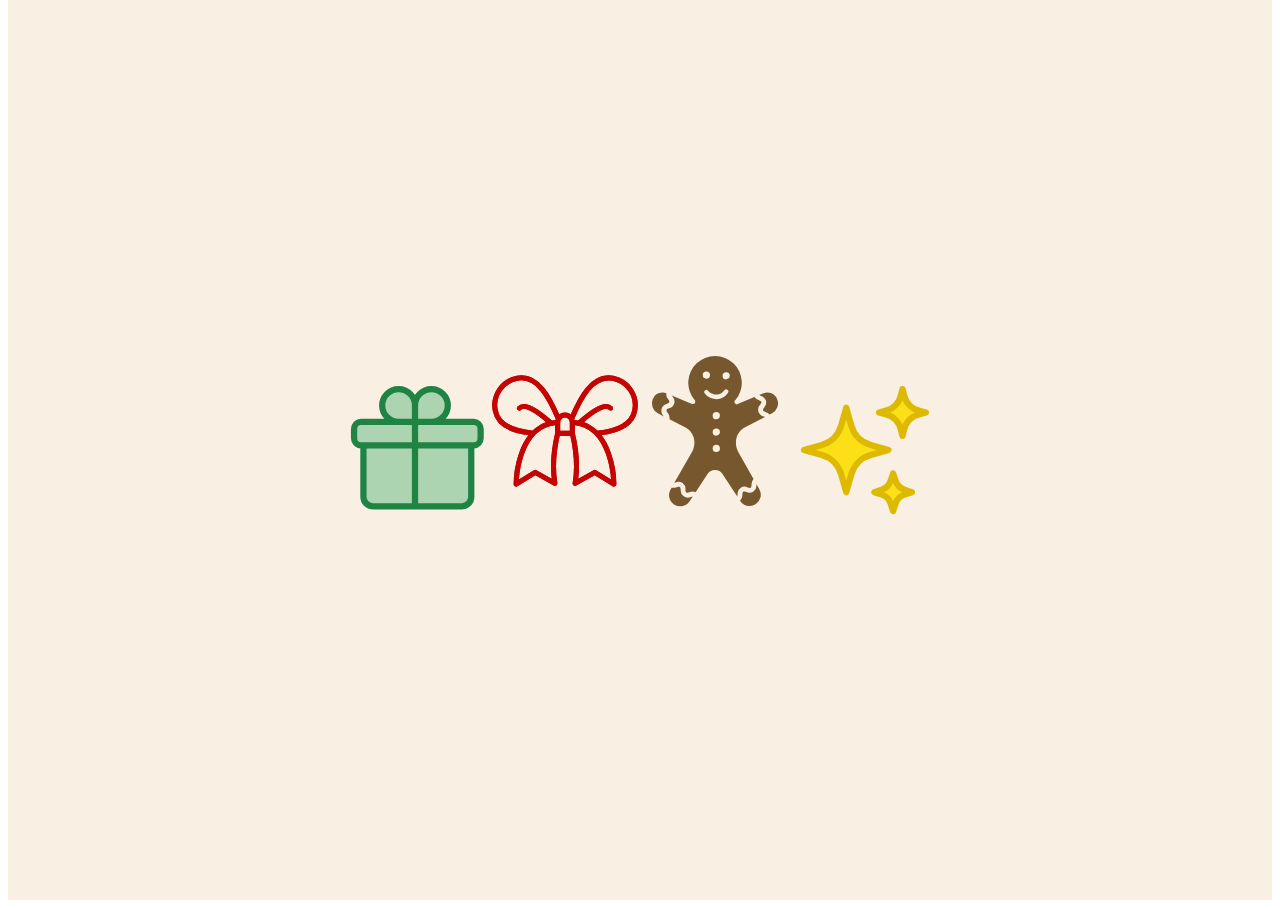
<file: CSS ANIM/animacion.html>
<!DOCTYPE html>
<html lang="en">
<head>
    <meta charset="UTF-8">
    <meta name="viewport" content="width=device-width, initial-scale=1.0">
    <title>Animacion CSS</title>
    <link rel="stylesheet" href="style.css">
</head>
<body>
    <div class="container">
        
        <svg xmlns="http://www.w3.org/2000/svg" viewBox="0 0 24 24" id="gift">
            <path stroke-linecap="round" stroke-linejoin="round" d="M21 11.25v8.25a1.5 1.5 0 01-1.5 1.5H5.25a1.5 1.5 0 01-1.5-1.5v-8.25M12 4.875A2.625 2.625 0 109.375 7.5H12m0-2.625V7.5m0-2.625A2.625 2.625 0 1114.625 7.5H12m0 0V21m-8.625-9.75h18c.621 0 1.125-.504 1.125-1.125v-1.5c0-.621-.504-1.125-1.125-1.125h-18c-.621 0-1.125.504-1.125 1.125v1.5c0 .621.504 1.125 1.125 1.125z" />
        </svg>

        <svg xmlns="http://www.w3.org/2000/svg" version="1.1" x="0px" y="0px" viewBox="0 0 100 125" id="ribbon"><style type="text/css">
        </style>
            <path d="M94.62,21.93c-2.93-4.32-7.35-7.24-12.44-8.22c-6.63-1.27-12.7,1.39-18.04,7.91c-4.12,5.03-7.31,11.6-10.13,18.13  c-1.07-0.95-2.47-1.52-4.01-1.52c-1.54,0-2.94,0.58-4.01,1.52c-2.81-6.53-6.01-13.1-10.13-18.13c-5.34-6.52-11.41-9.18-18.04-7.91  c-5.09,0.98-9.51,3.9-12.44,8.22c-2.93,4.32-4,9.51-3.03,14.6C4.59,48.2,16.7,51.31,26.62,52.4c-2.78,3.36-5.06,7.59-6.8,12.62  c-3.5,10.17-3.57,19.98-3.57,20.4c0,0.43,0.23,0.82,0.6,1.03c0.18,0.1,0.38,0.15,0.57,0.15c0.21,0,0.43-0.06,0.61-0.17l12.16-7.5  l12.5,7.01c0.39,0.22,0.88,0.2,1.25-0.06c0.37-0.26,0.55-0.71,0.48-1.15c-2.27-13.27,0.78-28.24,1.63-31.98h7.91  c0.85,3.73,3.9,18.7,1.63,31.98c-0.08,0.44,0.11,0.89,0.48,1.15c0.37,0.26,0.85,0.29,1.25,0.06l12.5-7.01l12.16,7.5  c0.19,0.12,0.4,0.17,0.61,0.17c0.2,0,0.39-0.05,0.57-0.15c0.37-0.21,0.6-0.6,0.6-1.03c0-0.41-0.07-10.23-3.57-20.4  c-1.73-5.04-4.02-9.27-6.8-12.62c9.92-1.1,22.03-4.21,24.27-15.86C98.63,31.44,97.55,26.26,94.62,21.93z M4.65,36.1  c-0.86-4.48,0.09-9.04,2.66-12.85c2.58-3.81,6.47-6.38,10.95-7.24c5.8-1.12,10.96,1.21,15.79,7.1c4.21,5.14,7.47,12.09,10.35,18.88  c-0.16,0.38-0.27,0.78-0.35,1.19c-1.01,0.09-2,0.23-2.96,0.42c-2.95-2.68-7.16-6.21-11.13-8.55c-5.21-3.07-8.97-3.44-11.18-1.11  c-0.44,0.47-0.42,1.21,0.04,1.65c0.47,0.44,1.21,0.42,1.65-0.04c2.3-2.43,8.93,0.84,17.89,8.76c-3.66,1.17-6.93,3.15-9.77,5.94  C13.86,48.89,6.25,44.38,4.65,36.1z M41.76,82.72l-11.02-6.18c-0.37-0.21-0.83-0.2-1.19,0.02l-10.87,6.7  c0.21-3.44,0.94-10.48,3.37-17.54c4.28-12.39,11.64-19.17,21.89-20.19v5.87C43.52,53.16,39.92,68.25,41.76,82.72z M53.71,50.39  h-7.42v-6.11c0-2.05,1.66-3.71,3.71-3.71c2.05,0,3.71,1.66,3.71,3.71V50.39z M81.32,83.27l-10.87-6.7  c-0.36-0.22-0.82-0.23-1.19-0.02l-11.02,6.18c1.84-14.47-1.76-29.56-2.19-31.31v-5.87c10.25,1.02,17.61,7.8,21.89,20.19  C80.38,72.79,81.1,79.84,81.32,83.27z M95.35,36.1c-1.59,8.29-9.21,12.79-23.94,14.15c-2.84-2.79-6.11-4.77-9.77-5.94  c8.96-7.91,15.59-11.18,17.89-8.76c0.44,0.47,1.19,0.49,1.65,0.04c0.47-0.44,0.49-1.19,0.04-1.65c-2.21-2.33-5.96-1.96-11.16,1.1  c-3.98,2.34-8.2,5.89-11.15,8.57c-0.96-0.19-1.95-0.33-2.96-0.42c-0.08-0.41-0.19-0.81-0.35-1.19c2.88-6.8,6.14-13.74,10.35-18.88  c4.82-5.89,9.99-8.21,15.79-7.1c4.48,0.86,8.37,3.43,10.95,7.24C95.26,27.05,96.21,31.62,95.35,36.1z"/><path d="M94.62,21.93c-2.93-4.32-7.35-7.24-12.44-8.22c-6.63-1.27-12.7,1.39-18.04,7.91c-4.12,5.03-7.31,11.6-10.13,18.13  c-1.07-0.95-2.47-1.52-4.01-1.52c-1.54,0-2.94,0.58-4.01,1.52c-2.81-6.53-6.01-13.1-10.13-18.13c-5.34-6.52-11.41-9.18-18.04-7.91  c-5.09,0.98-9.51,3.9-12.44,8.22c-2.93,4.32-4,9.51-3.03,14.6C4.59,48.2,16.7,51.31,26.62,52.4c-2.78,3.36-5.06,7.59-6.8,12.62  c-3.5,10.17-3.57,19.98-3.57,20.4c0,0.43,0.23,0.82,0.6,1.03c0.18,0.1,0.38,0.15,0.57,0.15c0.21,0,0.43-0.06,0.61-0.17l12.16-7.5  l12.5,7.01c0.39,0.22,0.88,0.2,1.25-0.06c0.37-0.26,0.55-0.71,0.48-1.15c-2.27-13.27,0.78-28.24,1.63-31.98h7.91  c0.85,3.73,3.9,18.7,1.63,31.98c-0.08,0.44,0.11,0.89,0.48,1.15c0.37,0.26,0.85,0.29,1.25,0.06l12.5-7.01l12.16,7.5  c0.19,0.12,0.4,0.17,0.61,0.17c0.2,0,0.39-0.05,0.57-0.15c0.37-0.21,0.6-0.6,0.6-1.03c0-0.41-0.07-10.23-3.57-20.4  c-1.73-5.04-4.02-9.27-6.8-12.62c9.92-1.1,22.03-4.21,24.27-15.86C98.63,31.44,97.55,26.26,94.62,21.93z M4.65,36.1  c-0.86-4.48,0.09-9.04,2.66-12.85c2.58-3.81,6.47-6.38,10.95-7.24c5.8-1.12,10.96,1.21,15.79,7.1c4.21,5.14,7.47,12.09,10.35,18.88  c-0.16,0.38-0.27,0.78-0.35,1.19c-1.01,0.09-2,0.23-2.96,0.42c-2.95-2.68-7.16-6.21-11.13-8.55c-5.21-3.07-8.97-3.44-11.18-1.11  c-0.44,0.47-0.42,1.21,0.04,1.65c0.47,0.44,1.21,0.42,1.65-0.04c2.3-2.43,8.93,0.84,17.89,8.76c-3.66,1.17-6.93,3.15-9.77,5.94  C13.86,48.89,6.25,44.38,4.65,36.1z M41.76,82.72l-11.02-6.18c-0.37-0.21-0.83-0.2-1.19,0.02l-10.87,6.7  c0.21-3.44,0.94-10.48,3.37-17.54c4.28-12.39,11.64-19.17,21.89-20.19v5.87C43.52,53.16,39.92,68.25,41.76,82.72z M53.71,50.39  h-7.42v-6.11c0-2.05,1.66-3.71,3.71-3.71c2.05,0,3.71,1.66,3.71,3.71V50.39z M81.32,83.27l-10.87-6.7  c-0.36-0.22-0.82-0.23-1.19-0.02l-11.02,6.18c1.84-14.47-1.76-29.56-2.19-31.31v-5.87c10.25,1.02,17.61,7.8,21.89,20.19  C80.38,72.79,81.1,79.84,81.32,83.27z M95.35,36.1c-1.59,8.29-9.21,12.79-23.94,14.15c-2.84-2.79-6.11-4.77-9.77-5.94  c8.96-7.91,15.59-11.18,17.89-8.76c0.44,0.47,1.19,0.49,1.65,0.04c0.47-0.44,0.49-1.19,0.04-1.65c-2.21-2.33-5.96-1.96-11.16,1.1  c-3.98,2.34-8.2,5.89-11.15,8.57c-0.96-0.19-1.95-0.33-2.96-0.42c-0.08-0.41-0.19-0.81-0.35-1.19c2.88-6.8,6.14-13.74,10.35-18.88  c4.82-5.89,9.99-8.21,15.79-7.1c4.48,0.86,8.37,3.43,10.95,7.24C95.26,27.05,96.21,31.62,95.35,36.1z"/>
        </svg>

        <svg xmlns="http://www.w3.org/2000/svg" data-name="Layer 1" viewBox="0 0 64 80" id="ginger"><title>1</title>
            <path d="M9.22,22.46a3.26,3.26,0,0,1,2.29-2.06c.72-.28.94-.41,1-.74s0-.55-.46-1.18a3.38,3.38,0,0,1-.84-2.59,4.23,4.23,0,0,0-1.63-.32,4.49,4.49,0,0,0-4.19,2.95,4.79,4.79,0,0,0,2.19,5.93l2.62,1.36a4.4,4.4,0,0,0-.26-.36A3.32,3.32,0,0,1,9.22,22.46Z"/><path d="M18.62,59.89a3.24,3.24,0,0,1-1.27-2.8c0-.77-.09-1-.38-1.2s-.52-.17-1.26.08a4,4,0,0,1-2.23.22l-.38.67a4.78,4.78,0,0,0,8.15,5l1.27-1.94a3.35,3.35,0,0,0-.82.21A3.24,3.24,0,0,1,18.62,59.89Z"/><path d="M49.66,54.65c0,.11,0,.25,0,.39a3,3,0,0,1-4.33,3c-.75-.23-1-.26-1.27-.07s-.34.43-.38,1.21a3.38,3.38,0,0,1-1,2.56l.07.1a4.76,4.76,0,0,0,4,2.17,4.91,4.91,0,0,0,2.58-.76,4.79,4.79,0,0,0,1.58-6.38Z"/><path d="M58.56,18.52a4.53,4.53,0,0,0-2.46-2.6,4.28,4.28,0,0,0-3.4,0l-1.83.76c.15.07.33.15.57.24A3.25,3.25,0,0,1,53.72,19,3.27,3.27,0,0,1,53,22c-.46.63-.57.84-.47,1.17s.31.46,1,.74A3.86,3.86,0,0,1,55.33,25l1.05-.54a4.79,4.79,0,0,0,2.18-5.93Z"/><path d="M50.53,23.74a3.25,3.25,0,0,1,.75-3c.46-.63.57-.85.47-1.18s-.31-.46-1-.73a3.82,3.82,0,0,1-1.93-1.3l-6.9,2.89a1,1,0,0,1-1.19-1.62,11.42,11.42,0,1,0-17.43,0,1,1,0,0,1,.3.71,1,1,0,0,1-1,1h0a1.1,1.1,0,0,1-.4-.08l-8.67-3.63c.07.12.19.27.32.47a3.22,3.22,0,0,1,.76,3,3.26,3.26,0,0,1-2.29,2.07c-.73.27-.94.39-1,.73s0,.55.47,1.18a3.34,3.34,0,0,1,.8,2.72l7.24,3.75c2,1.2,4.89,4.79,2.47,10.06L14.64,54.13l.43-.13a3.31,3.31,0,0,1,3.08.18A3.23,3.23,0,0,1,19.41,57c0,.78.09,1,.38,1.21s.54.16,1.27-.07a3.51,3.51,0,0,1,2.65-.06l5.1-7.76a3.82,3.82,0,0,1,6.29-.12l.1.12,6.3,9.6a3.94,3.94,0,0,0,.1-.84,3,3,0,0,1,4.34-3c.73.24,1,.28,1.26.08s.34-.44.38-1.21a3.41,3.41,0,0,1,.86-2.46L41.86,40.86c-2.45-5.36.47-8.95,2.36-10.12L53.35,26l-.54-.21A3.25,3.25,0,0,1,50.53,23.74ZM26.77,8.13a1.55,1.55,0,1,1,1.55,1.55A1.54,1.54,0,0,1,26.77,8.13ZM32.55,41A1.55,1.55,0,1,1,34.1,39.4,1.56,1.56,0,0,1,32.55,41Zm0-7a1.55,1.55,0,1,1,1.55-1.55A1.56,1.56,0,0,1,32.55,33.92Zm0-7a1.55,1.55,0,1,1,1.55-1.55A1.56,1.56,0,0,1,32.55,26.88Zm5-11.28-.06.09a5.88,5.88,0,0,1-4.93,2.59,6.23,6.23,0,0,1-2.38-.47,5.37,5.37,0,0,1-2.71-2.17.93.93,0,0,1,1.63-.88A3.62,3.62,0,0,0,30.9,16.1,4.15,4.15,0,0,0,36,14.66a1,1,0,0,1,1.3-.3A.9.9,0,0,1,37.57,15.6Zm-.78-5.73a1.55,1.55,0,1,1,1.55-1.55A1.56,1.56,0,0,1,36.79,9.87Z"/>
        </svg>
        
        <svg xmlns="http://www.w3.org/2000/svg" viewBox="0 0 24 24" id="star">
            <path stroke-linecap="round" stroke-linejoin="round" d="M9.813 15.904L9 18.75l-.813-2.846a4.5 4.5 0 00-3.09-3.09L2.25 12l2.846-.813a4.5 4.5 0 003.09-3.09L9 5.25l.813 2.846a4.5 4.5 0 003.09 3.09L15.75 12l-2.846.813a4.5 4.5 0 00-3.09 3.09zM18.259 8.715L18 9.75l-.259-1.035a3.375 3.375 0 00-2.455-2.456L14.25 6l1.036-.259a3.375 3.375 0 002.455-2.456L18 2.25l.259 1.035a3.375 3.375 0 002.456 2.456L21.75 6l-1.035.259a3.375 3.375 0 00-2.456 2.456zM16.894 20.567L16.5 21.75l-.394-1.183a2.25 2.25 0 00-1.423-1.423L13.5 18.75l1.183-.394a2.25 2.25 0 001.423-1.423l.394-1.183.394 1.183a2.25 2.25 0 001.423 1.423l1.183.394-1.183.394a2.25 2.25 0 00-1.423 1.423z" />
        </svg>
        

    </div>
</body>
</html>
</file>
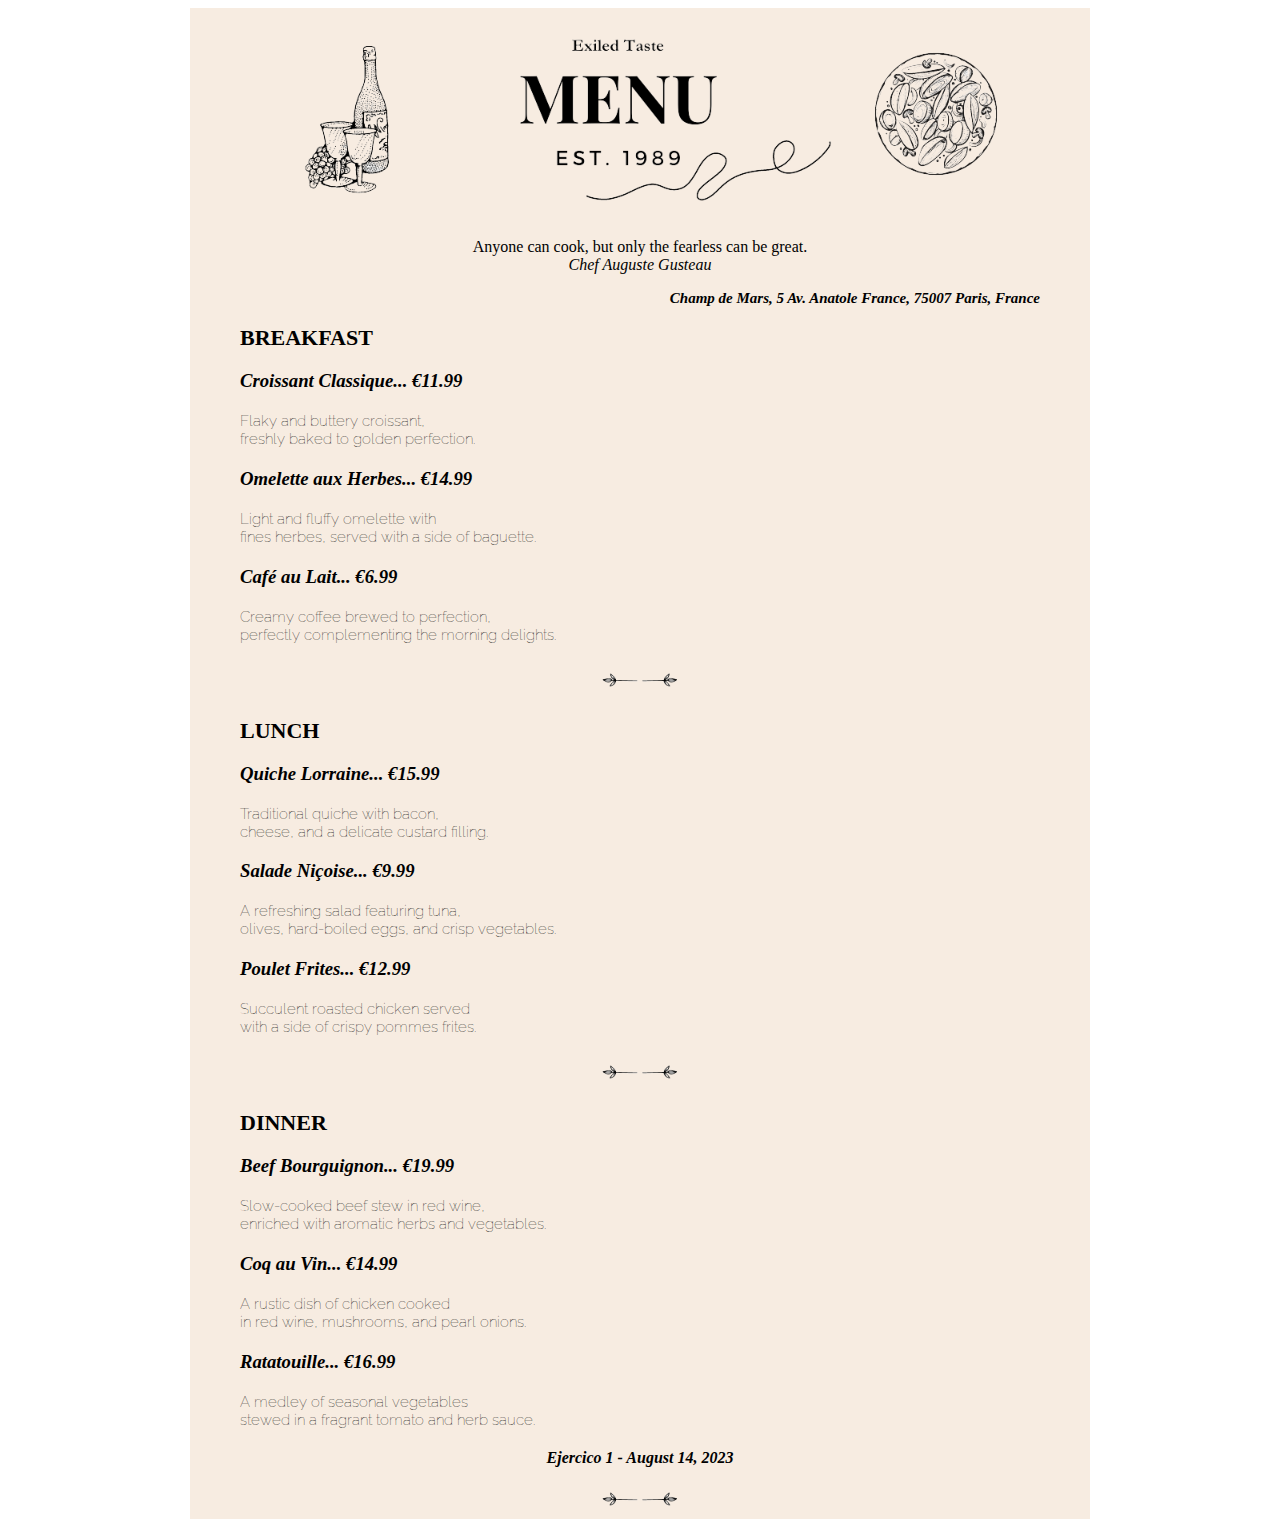
<file: MENU/base-ejercicios.html>
<!doctype html>
<html>
  <head>
    <link rel="preconnect" href="https://fonts.googleapis.com">
    <link rel="preconnect" href="https://fonts.gstatic.com" crossorigin>
    <link href="https://fonts.googleapis.com/css2?family=Raleway:wght@200&display=swap" rel="stylesheet">
    <meta charset="utf-8">
    <title>Ejercicio Menu</title>
    <style>
        body{
            text-align: center;
            background-color: rgb(255, 255, 255);
        }
        .container{
            margin: 0px auto;
            padding-top: 10px;
            padding-left: 50px;
            padding-right: 50px;
            text-align: center;
            background-color: rgb(247, 236, 225);
            width: 800px;

        }
        h2{
          text-align: left;
          font-family: Georgia, 'Times New Roman', Times, serif;
          font-size: 22px;
        }

        h1{
          text-align: right;
          font-size: 15px;
          font-style: italic;
        }

        h3{
          text-align: left;
          font-style: italic;
        }

        h4{
          text-align: left;
          font-family: 'Raleway', sans-serif;
          font-size: 15px;
          font-weight: 40;
        }

    </style>
  </head>
  <body>
    <div class="container">
      <img src="newmenu.png" style="width:100%;max-width:1000px">
      <p>Anyone can cook, but only the fearless can be great. <br><i> Chef Auguste Gusteau </i></br></p>
      <h1>Champ de Mars, 5 Av. Anatole France, 75007 Paris, France</h1>
      <h2>BREAKFAST</h2>
      <h3>Croissant Classique... €11.99</h3>
      <h4>Flaky and buttery croissant, <br>freshly baked to golden perfection.</br></h4>
      <h3>Omelette aux Herbes... €14.99</h3>
      <h4>Light and fluffy omelette with<br> fines herbes, served with a side of baguette.</br></h4>
      <h3>Café au Lait... €6.99</h3>
      <h4>Creamy coffee brewed to perfection,<br>perfectly complementing the morning delights.</br></h4>

      <img src="line.png" style="width:100%;max-width:1000px">

      <h2>LUNCH</h2>
      <h3>Quiche Lorraine... €15.99</h3>
      <h4>Traditional quiche with bacon,<br> cheese, and a delicate custard filling.</br></h4>
      <h3>Salade Niçoise... €9.99</h3>
      <h4>A refreshing salad featuring tuna,<br> olives, hard-boiled eggs, and crisp vegetables.</br></h4>
      <h3>Poulet Frites... €12.99</h3>
      <h4>Succulent roasted chicken served<br>with a side of crispy pommes frites.</br></h4>

      <img src="line.png" style="width:100%;max-width:1000px">

      <h2>DINNER</h2>
      <h3>Beef Bourguignon... €19.99</h3>
      <h4> Slow-cooked beef stew in red wine,<br> enriched with aromatic herbs and vegetables.</br></h4>
      <h3>Coq au Vin... €14.99</h3>
      <h4>A rustic dish of chicken cooked<br>  in red wine, mushrooms, and pearl onions.</br></h4>
      <h3>Ratatouille... €16.99</h3>
      <h4>A medley of seasonal vegetables <br>stewed in a fragrant tomato and herb sauce.</br></h4>


      <p><strong><i>Ejercico 1 - August 14, 2023</i></strong></p>
      <img src="line.png" style="width:100%;max-width:1000px">
    </div>
    </div>
  </body>
</html>
</file>
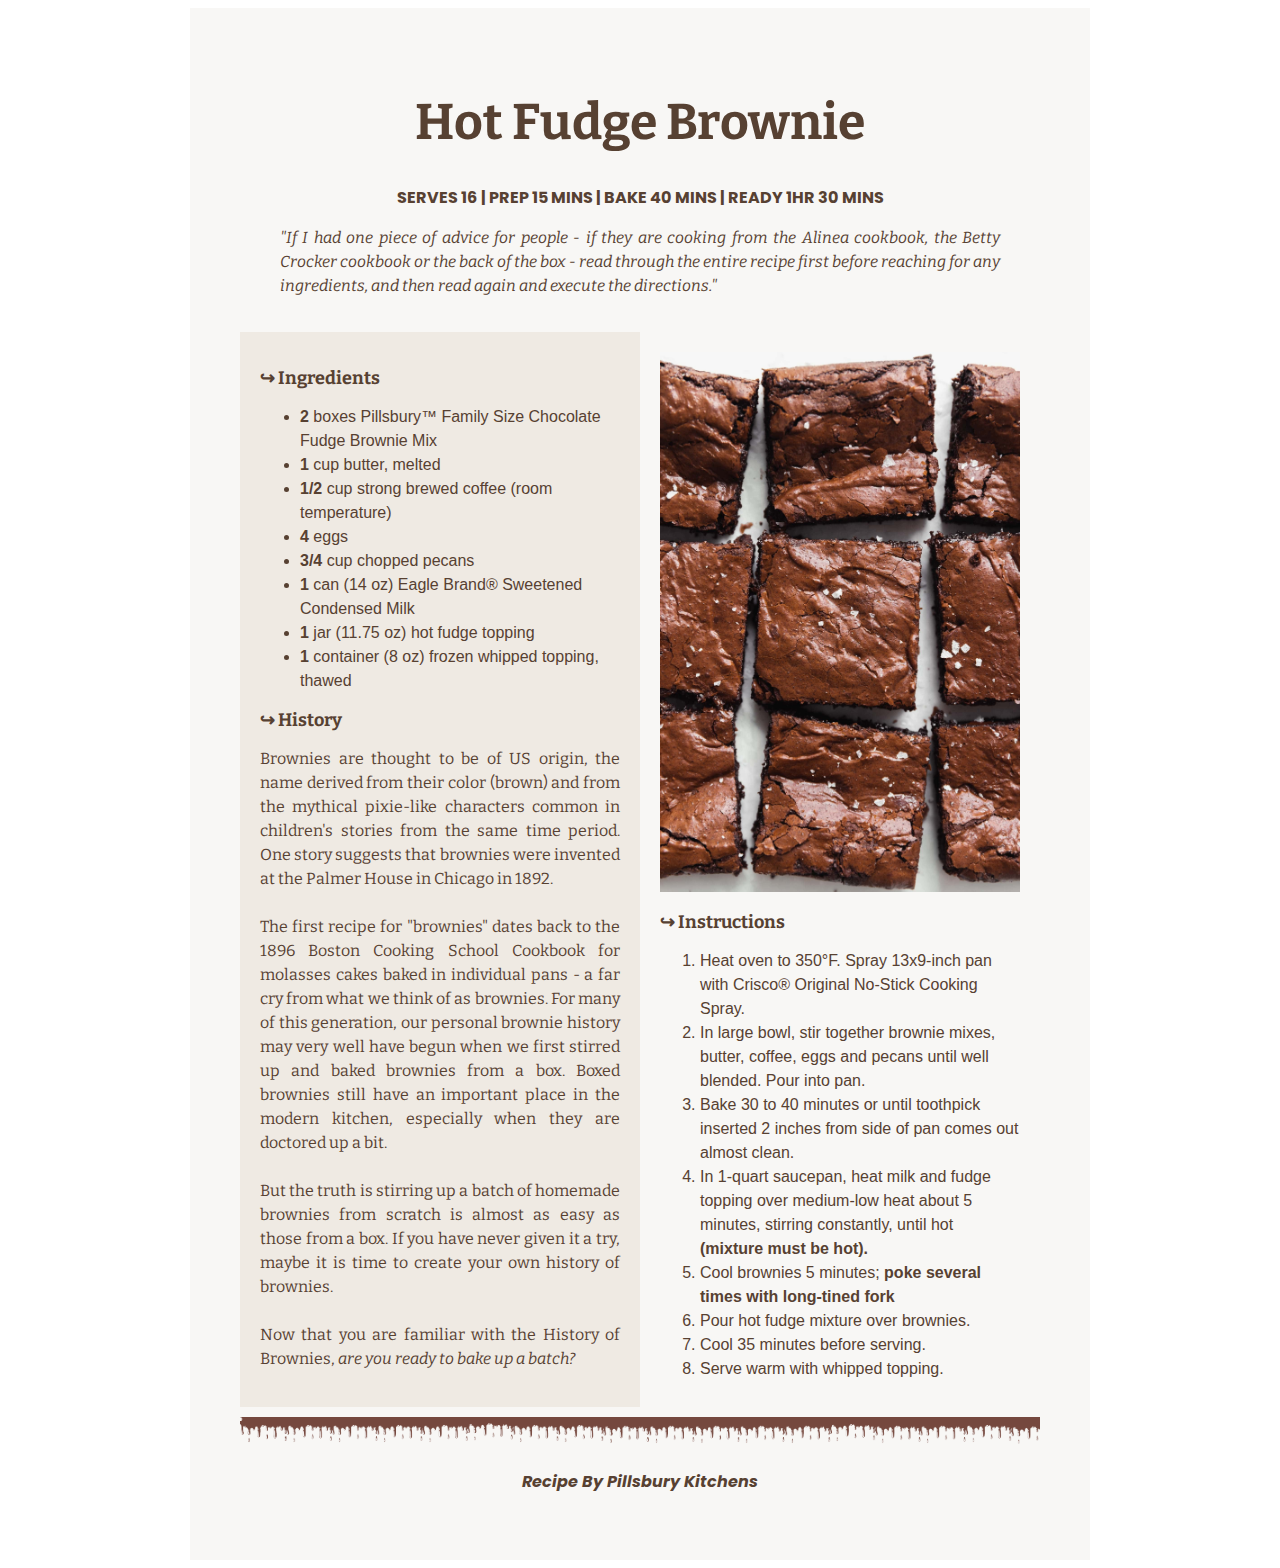
<file: receta/receta.html>
<!DOCTYPE html>
<html lang="en">
<head>
    <meta charset="UTF-8">
    <meta http-equiv="X-UA-Compatible" content="IE=edge">
    <meta name="viewport" content="width=device-width, initial-scale=1.0">

    <link rel="preconnect" href="https://fonts.googleapis.com">
    <link rel="preconnect" href="https://fonts.gstatic.com" crossorigin>
    <link href="https://fonts.googleapis.com/css2?family=Bitter:wght@300&display=swap" rel="stylesheet">

    <link rel="preconnect" href="https://fonts.googleapis.com">
    <link rel="preconnect" href="https://fonts.gstatic.com" crossorigin>
    <link href="https://fonts.googleapis.com/css2?family=Poppins:wght@300&display=swap" rel="stylesheet">

    <title>Receta</title>
    <style>
        body{
            text-align: center;
            color: rgb(87, 65, 50);
        }

        .container{
            margin: 0px auto;
            width: 800px;
            background-color: rgb(248, 247, 245);
            padding: 50px 50px;
        }

       .list{
            display: table;
            text-align: left;
            font-family: Arial, Helvetica, sans-serif;
            font-size: 16px;
            line-height: 1.5;
        }

        h1{
            font-family: 'Bitter', serif;
            font-size: 50px
        }

        h2{
            font-family: 'Bitter', serif;
            font-size: 18px;
            text-align: left;

        }

        p{
            font-family: 'Bitter', serif;
            line-height: 1.5;
            text-align: justify;
            font-size:16px;
 
        }

        h3{
            text-align: center;
            font-family: 'Poppins', sans-serif;
            font-size: 16px;
        }

                /* Create two equal columns that floats next to each other */
        .column {
        float: left;
        width: 45%;
        padding: 20px;
        }

        /* Clear floats after the columns */
        .row:after {
        content: "";
        display: table;
        clear: both;
        }

    </style>
</head>
<body>
<div class="container">
    <h1>Hot Fudge Brownie </h1>

<h3>SERVES 16 | PREP 15 MINS | BAKE 40 MINS | READY 1HR 30 MINS</h3>
<blockquote><p><i>"If I had one piece of advice for people - if they are cooking from the Alinea cookbook, the Betty Crocker cookbook or the back of the box - read through the entire recipe first before reaching for any ingredients, and then read again and execute the directions."</i></p></blockquote>

<br>
    <div class="row">
        
        <div class="column" style="background-color:rgb(239, 234, 227);">
            <h2>↪ Ingredients</h2>
            <ul class="list">
            <li><b>2</b> boxes Pillsbury™ Family Size Chocolate Fudge Brownie Mix</li>
            <li><b>1</b> cup butter, melted</li>
            <li><b>1/2</b> cup strong brewed coffee (room temperature)</li>
            <li><b>4</b> eggs</li>
            <li><b>3/4</b> cup chopped pecans</li>
            <li><b>1</b> can (14 oz) Eagle Brand® Sweetened Condensed Milk</li>
            <li><b>1</b> jar (11.75 oz) hot fudge topping</li>
            <li><b>1</b> container (8 oz) frozen whipped topping, thawed</li>
            </ul>

            <h2>↪ History</h2>
            <p>Brownies are thought to be of US origin, the name derived from their color (brown) and from the mythical pixie-like characters common in children's stories from the same time period. One story suggests that brownies were invented at the Palmer House in Chicago in 1892.
            <br>
            <br>The first recipe for "brownies" dates back to the 1896 Boston Cooking School Cookbook for molasses cakes baked in individual pans - a far cry from what we think of as brownies.
            For many of this generation, our personal brownie history may very well have begun when we first stirred up and baked brownies from a box. Boxed brownies still have an important place in the modern kitchen, especially when they are doctored up a bit.

            <br>
            <br>
            But the truth is stirring up a batch of homemade brownies from scratch is almost as easy as those from a box. If you have never given it a try, maybe it is time to create your own history of brownies. 
            
            <br>
            <br>Now that you are familiar with the History of Brownies, <i>are you ready to bake up a batch?</i></p>
        </div>

        <div class="column">
            <img src="brownie.jpeg" style="width:100%;max-width:1000px">
            <h2>↪ Instructions</h2>

            <ol class="list">
            <li>Heat oven to 350°F. Spray 13x9-inch pan with Crisco® Original No-Stick Cooking Spray.</li>
            
            <li>In large bowl, stir together brownie mixes, butter, coffee, eggs and pecans until well blended. Pour into pan.</li>
            
            <li>Bake 30 to 40 minutes or until toothpick inserted 2 inches from side of pan comes out almost clean.</li>
            
            <li>In 1-quart saucepan, heat milk and fudge topping over medium-low heat about 5 minutes, stirring constantly, until hot <b>(mixture must be hot).</b></li>
            
            <li>Cool brownies 5 minutes;<b> poke several times with long-tined fork</b></li>
            
            <li>Pour hot fudge mixture over brownies.</li>
            
            <li>Cool 35 minutes before serving.</li>
            
            <li>Serve warm with whipped topping.</li>
            
            </ol>
        </div>
    
        <img src="chocodrip.png" style="width:100%;max-width:1000px">
        <h3><i>Recipe By Pillsbury Kitchens</i></h3>
    </div>
</div>

</body>
</html>
</file>
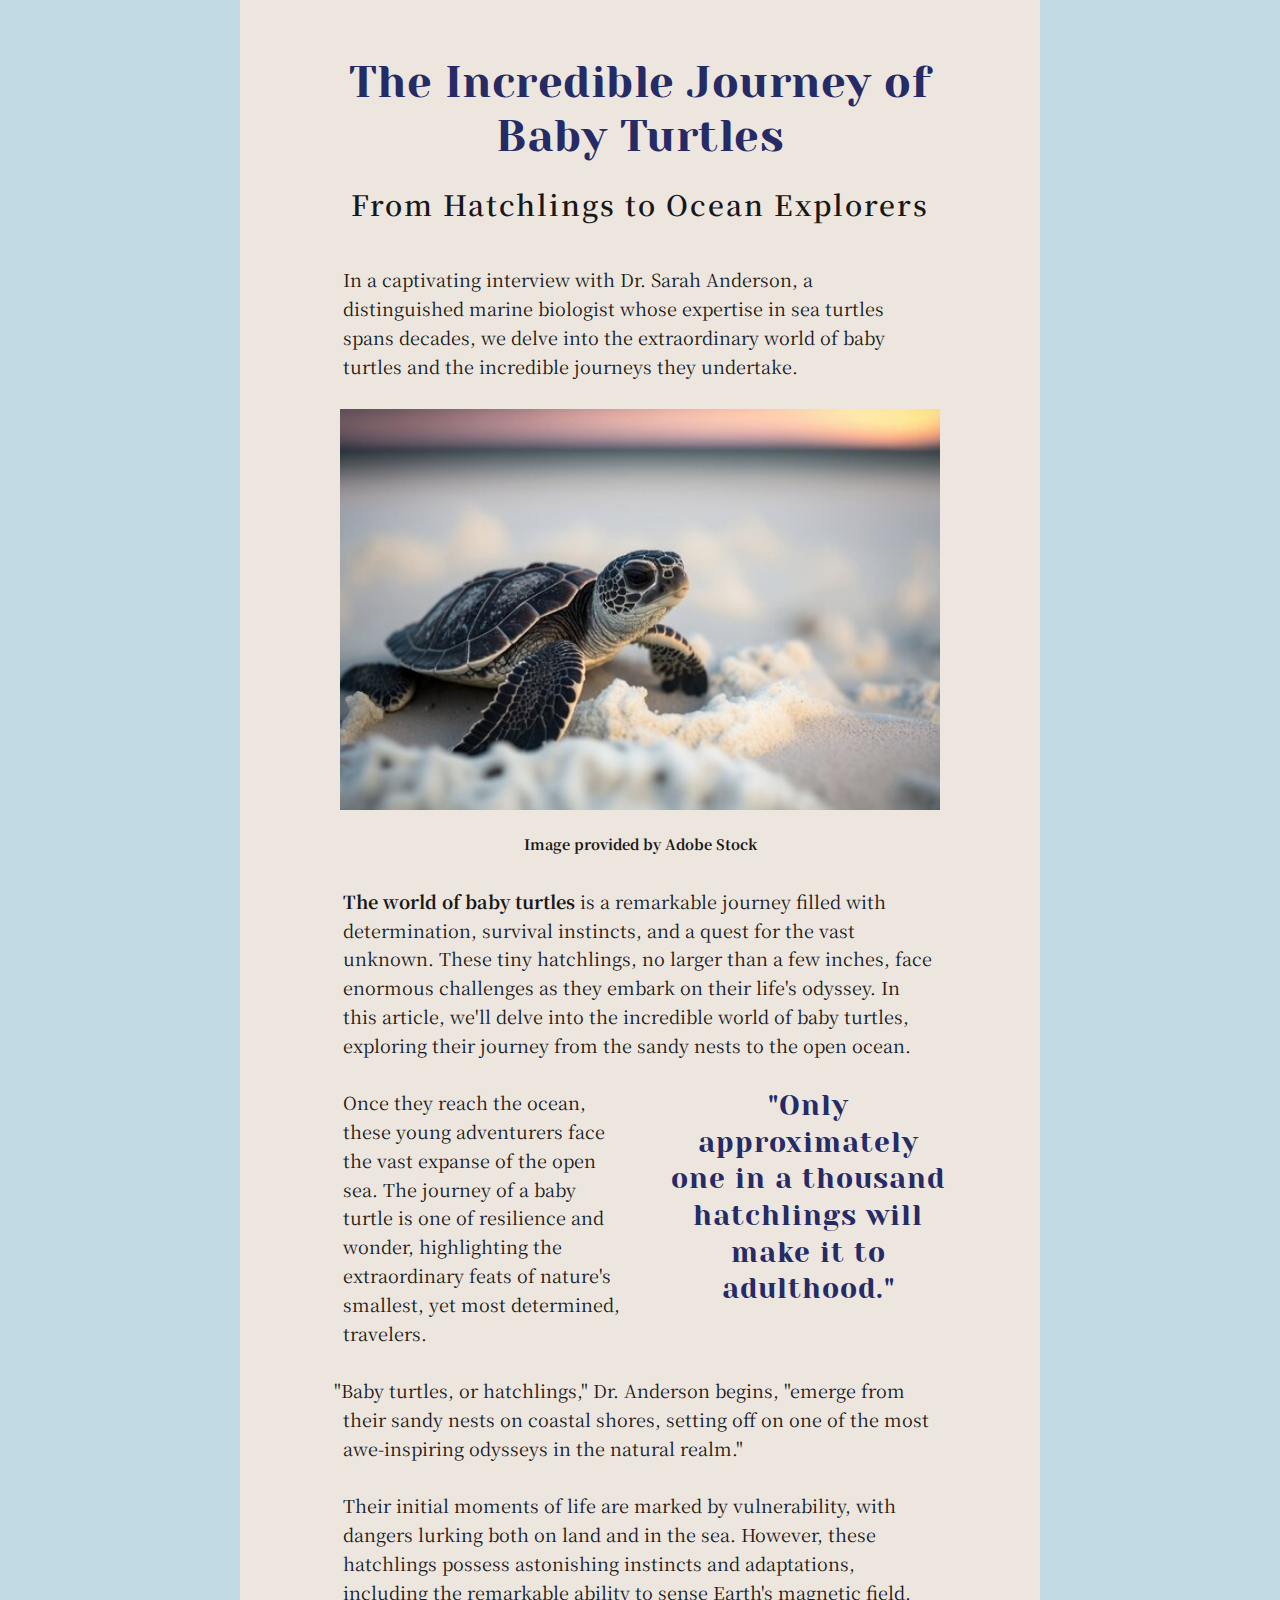
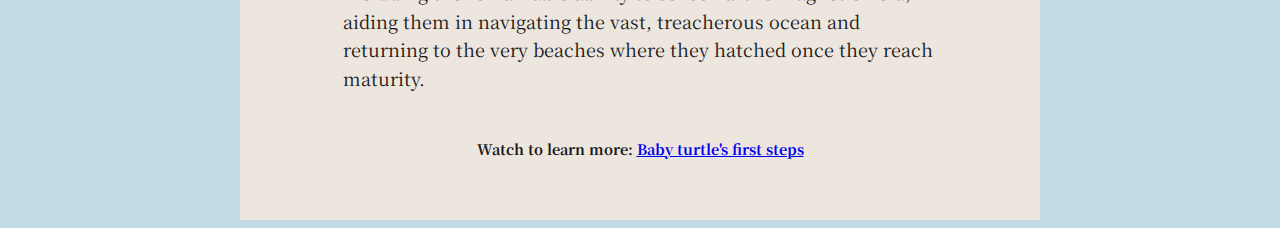
<file: tortu grid/gridtortu.html>
<!DOCTYPE html>
<html lang="en">
    <head>
        <meta charset="UTF-8">
        <meta http-equiv="X-UA-Compatible" content="IE=edge">
        <meta name="viewport" content="width=device-width, initial-scale=1.0">
        <title>Ejercicio Artículo Tortugas</title>

        <link rel="preconnect" href="https://fonts.googleapis.com">
        <link rel="preconnect" href="https://fonts.gstatic.com" crossorigin>
        <link href="https://fonts.googleapis.com/css2?family=Noto+Serif+JP:wght@400;600&family=Yeseva+One&display=swap" rel="stylesheet">

        <style>

            * {	
	            line-height: 1.6;  
	            margin-bottom: 1.6;
                margin-top: 0;
            }

            body {
                text-align: center;
                font-family: 'Noto Serif JP', serif;
                font-weight: 400;
                font-size: 18px;
                color: rgb(24, 24, 24);
                background-color: rgb(192, 219, 228);
            }

            .container{
                margin: 0px auto;
                width: 800px;
                background-color: rgb(237, 230, 223);
            }

            /*.grid {
                    background-image: linear-gradient(to bottom, hsla(200, 100%, 50%, 0.3) 1px, transparent 1px);
                    background-repeat: repeat;
                    background-position: left top;
                    background-size: 100% 27px;
            }*/

            h1{
	            line-height: 54px;
	            margin-top: 27px;
	            margin-bottom: 24px;
                font-family: 'Yeseva One', cursive;
                font-size: 43.95px;
                font-weight: 400;
                max-width: 50em;
                color: rgb(38, 42, 101);
                letter-spacing: .5px;

            }

            h2{
                margin: 15px auto;
                font-size: 28.13px;
                font-weight: 600;
                max-width: 30em;
                line-height: 1.2;
                letter-spacing: 2px;
            }

            h3{
                margin: 15px auto;
                font-size: 14.40px;
                text-align: center;
                margin-bottom: 3px;
            }

            p { 
                margin: 0px auto;
                max-width: 33em;
                text-align: left;

            }

            p + p {
	            text-indent: 1em;
            }   

            .big-quote {
                    font-family: 'Yeseva One', cursive;
                    font-size: 28.13px;
                    float: right;
                    max-width: 10em;
                    margin-right: 91px;
                    color: rgb(38, 42, 101);
                    line-height: 1.3;
                    letter-spacing: 1px;
            }

            #comillas{
                text-indent: -0.5em;
            }

        </style>
    </head>
    <body>
        <div class="container">
            <div class="grid">
                <br>
                
                <h1>The Incredible Journey of <br> Baby Turtles</h1>
                <h2>From Hatchlings to Ocean Explorers</h2>
                <br>

                <p>In a captivating interview with Dr. Sarah Anderson, a distinguished marine biologist whose expertise in sea turtles spans decades, we delve into the extraordinary world of baby turtles and the incredible journeys they undertake.</p>
                <br>
                <img src="tortu.jpeg" width="75%">
                <h3>Image provided by Adobe Stock</h3>
                <br>

                <article>
                <p><b>The world of baby turtles</b> is a remarkable journey filled with determination, survival instincts, and a quest for the vast unknown. These tiny hatchlings, no larger than a few inches, face enormous challenges as they embark on their life's odyssey. In this article, we'll delve into the incredible world of baby turtles, exploring their journey from the sandy nests to the open ocean.</p>
                <br>
                <blockquote class="big-quote"> "Only approximately one in a thousand hatchlings will make it to adulthood."</blockquote>
                <p>Once they reach the ocean, these young adventurers face the vast expanse of the open sea. The journey of a baby turtle is one of resilience and wonder, highlighting the extraordinary feats of nature's smallest, yet most determined, travelers.</p>
                <br>
                <p id="comillas">"Baby turtles, or hatchlings," Dr. Anderson begins, "emerge from their sandy nests on coastal shores, setting off on one of the most awe-inspiring odysseys in the natural realm."</p>
                <br>
                <p>Their initial moments of life are marked by vulnerability, with dangers lurking both on land and in the sea. However, these hatchlings possess astonishing instincts and adaptations, including the remarkable ability to sense Earth's magnetic field, aiding them in navigating the vast, treacherous ocean and returning to the very beaches where they hatched once they reach maturity.</p>
                </article>

                <br>
                <footer>
                    <h3>Watch to learn more: <a href="https://youtu.be/HYF_vUBFSsA?si=EnAQhEl-Xx6f80jP">Baby turtle's first steps</h3></p>
                </footer>

                <br>
                <br>
            </div>
        </div>
    </body>
</html>
</file>
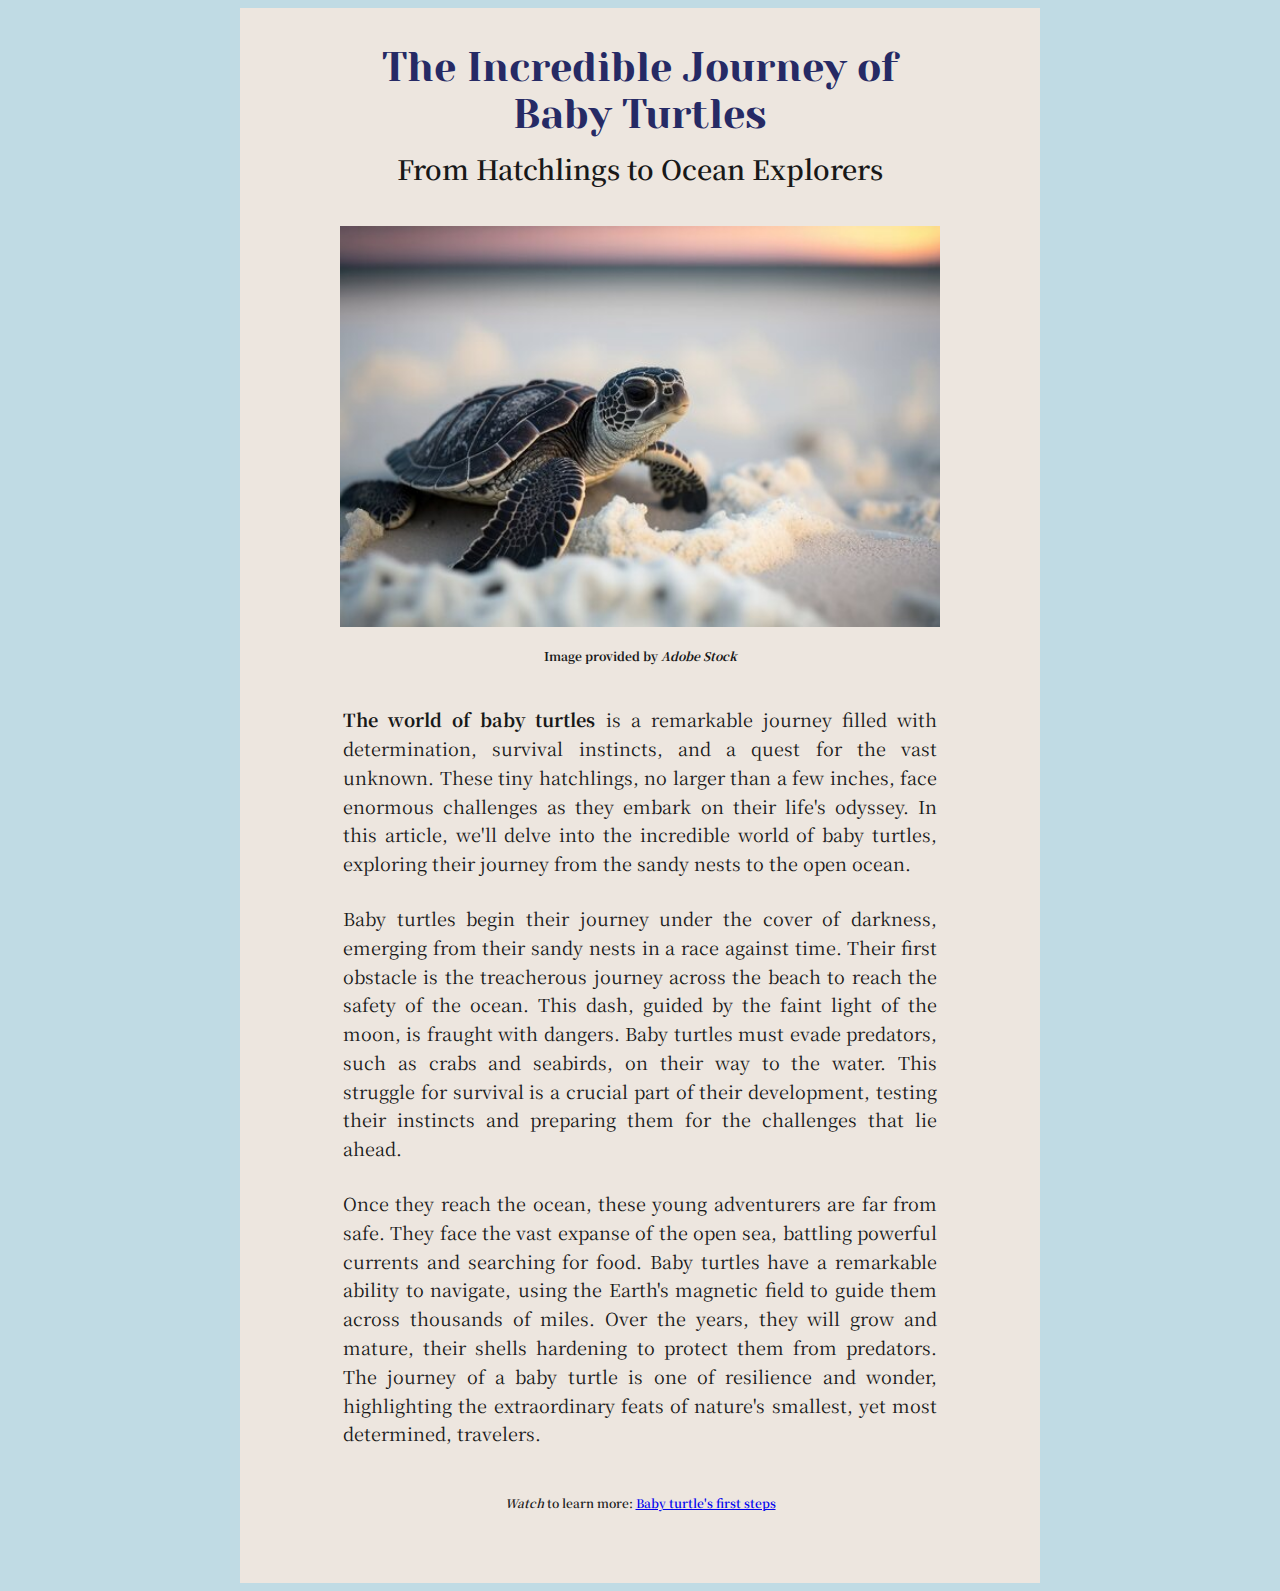
<file: tortugitas web/tortuml.html>
<!DOCTYPE html>
<html lang="en">
    <head>
        <meta charset="UTF-8">
        <meta http-equiv="X-UA-Compatible" content="IE=edge">
        <meta name="viewport" content="width=device-width, initial-scale=1.0">
        <title>Ejercicio Artículo Tortugas</title>

        <link rel="preconnect" href="https://fonts.googleapis.com">
        <link rel="preconnect" href="https://fonts.gstatic.com" crossorigin>
        <link href="https://fonts.googleapis.com/css2?family=Noto+Serif+JP:wght@400;600&family=Yeseva+One&display=swap" rel="stylesheet">

        <style>

            body {
                text-align: center;
                font-family: 'Noto Serif JP', serif;
                font-weight: 400;
                font-size: 18px;
                color: rgb(24, 24, 24);
                background-color: rgb(192, 219, 228);
            }

            .container{
                margin: 0px auto;
                width: 800px;
                background-color: rgb(237, 230, 223);
            }

            h1{
                margin: 10px auto;
                font-family: 'Yeseva One', cursive;
                font-size: 40px;
                font-weight: 400;
                max-width: 50em;
                color: rgb(38, 42, 101);
            }

            h2{
                margin: 15px auto;
                font-family: 'Noto Serif JP', serif;
                font-size: 27px;
                font-weight: 600;
                max-width: 20em;
                line-height: 1.2;
            }

            h3{
                margin: 15px auto;
                font-size: 12px;
                font-family: 'Noto Serif JP', serif;
                text-align: center;
            }

            h4{
                margin: 20px auto;
                font-size: 12px;
                font-family: 'Noto Serif JP', serif;
                font-weight: 600;
                text-align: center;
            }

            article p{ 
                margin: 0px auto;
                max-width: 33em;
                line-height: 1.6;
                text-align: justify;

            }

        </style>
    </head>
    <body>
        <div class="container">
            <br>
            
            <h1>The Incredible Journey of <br> Baby Turtles</h1>
            <h2>From Hatchlings to Ocean Explorers</h2>
            <br>

            <img src="tortu.jpeg" width="75%">
            <h3>Image provided by <i>Adobe Stock</i></h3>
            <br>

            <article>
            <p><b>The world of baby turtles</b> is a remarkable journey filled with determination, survival instincts, and a quest for the vast unknown. These tiny hatchlings, no larger than a few inches, face enormous challenges as they embark on their life's odyssey. In this article, we'll delve into the incredible world of baby turtles, exploring their journey from the sandy nests to the open ocean.</p>
            <br>
            <p>Baby turtles begin their journey under the cover of darkness, emerging from their sandy nests in a race against time. Their first obstacle is the treacherous journey across the beach to reach the safety of the ocean. This dash, guided by the faint light of the moon, is fraught with dangers. Baby turtles must evade predators, such as crabs and seabirds, on their way to the water. This struggle for survival is a crucial part of their development, testing their instincts and preparing them for the challenges that lie ahead.</p>
            <br>
            <p>Once they reach the ocean, these young adventurers are far from safe. They face the vast expanse of the open sea, battling powerful currents and searching for food. Baby turtles have a remarkable ability to navigate, using the Earth's magnetic field to guide them across thousands of miles. Over the years, they will grow and mature, their shells hardening to protect them from predators. The journey of a baby turtle is one of resilience and wonder, highlighting the extraordinary feats of nature's smallest, yet most determined, travelers.</p>
            </article>

            <br>
            <footer>
                <h4><i>Watch</i> to learn more: <a href="https://youtu.be/HYF_vUBFSsA?si=EnAQhEl-Xx6f80jP">Baby turtle's first steps</h4></p>
            </footer>

            <br>
            <br>
        </div>
    </body>
</html>
</file>
<file: CSS ANIM/style.css>
body {
    text-align: center;
    margin-top: 0px;
}

.container {
    height: 100vh;
    display: flex;
    justify-content: center;
    align-items: center;
    background-color: rgb(249, 239, 226);
}

#star {
    width: 150px;
    fill: rgb(251, 224, 23);
    stroke: rgb(221, 185, 2);
    stroke-width: 1px;
    animation: twinkling 1s infinite alternate;
    animation-delay: 0s;

}

@keyframes twinkling {
    0% {
        opacity: 1;
    }
    100% {
        opacity: 0.5;
    }
}

#ribbon {
    width: 150px;
    fill: rgb(197, 4, 4);
    stroke: rgb(197, 4, 4);
    stroke-width: 1px;
    animation-name: ribboncolor;
    animation-duration: 3s;
    animation-iteration-count: infinite;
}

@keyframes ribboncolor {
    0%   {stroke:red; fill:red;}
    50%  {stroke:rgb(87, 0, 128); fill:rgb(87, 0, 128);}
    100% {stroke:blue; fill:blue;}
  }

  #ginger {
    width: 150px;
    fill: rgb(118, 87, 46);
    animation-name: gingerdance;
    animation-duration: 2s;
    animation-iteration-count: infinite;
    animation-direction: alternate; 
    transition: width 2s;
}

#ginger:hover{
    width: 200px;
}

@keyframes gingerdance {
    from { transform: translateX(-20%); }
    to { transform: translateX(20%); }
}

#gift {
    width: 150px;
    fill: rgb(173, 212, 177);
    stroke: rgb(31, 131, 68);
    stroke-width: 1px;
    transition: width 2s;
}

#gift:hover{
    width: 200px;
    transform: rotate(-20deg);
}

.button {
    margin-top: 20px; /* Adjust the margin as needed */
    padding: 10px 20px;
    font-size: 16px;
    background-color: #4CAF50;
    color: white;
    border: none;
    border-radius: 5px;
    cursor: pointer;
}

.button:hover {
    background-color: #45a049;
}
</file>
